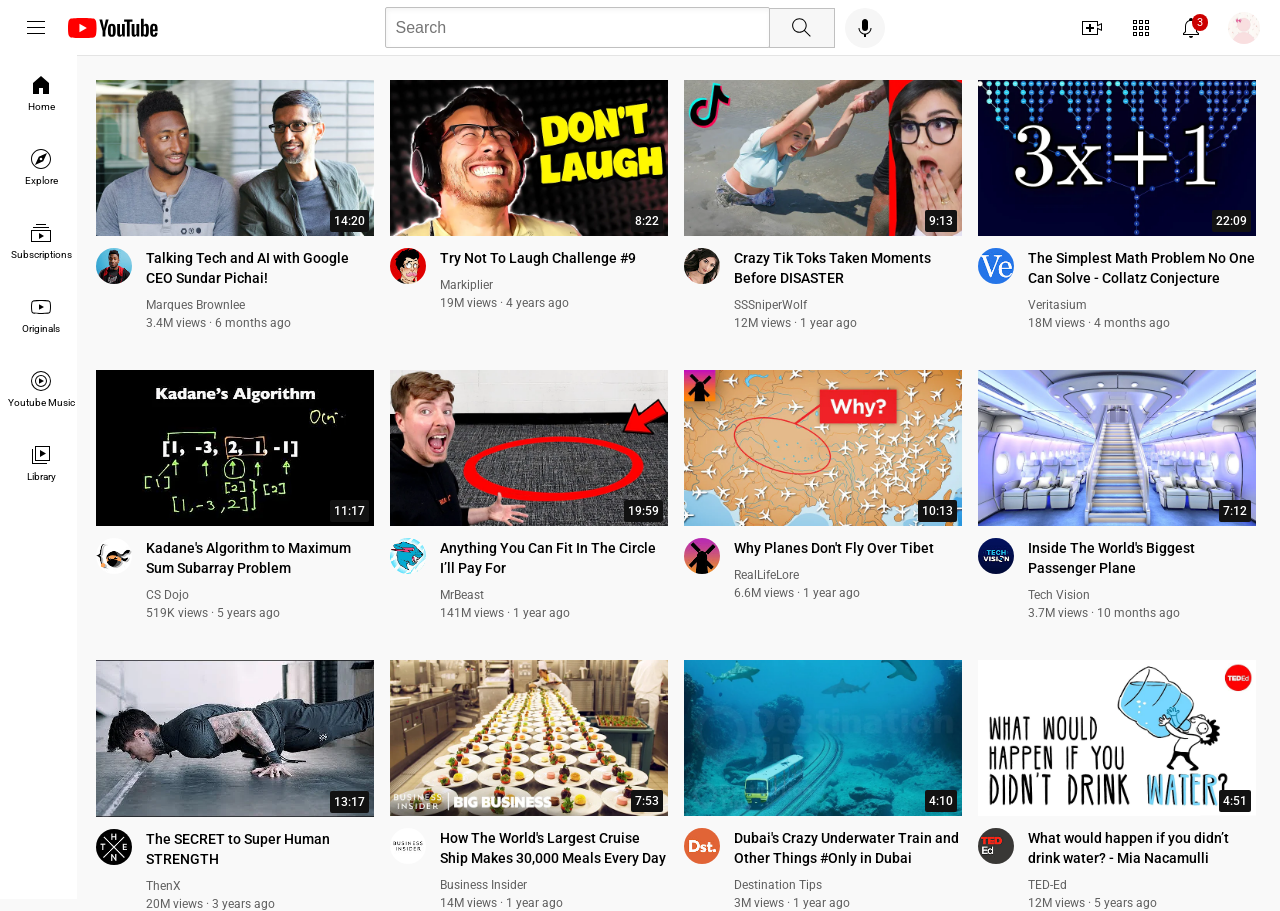
<file: index.html>
<!DOCTYPE html>
<html lang="en">
<head>
    <meta charset="UTF-8">
    <meta name="viewport" content="width=device-width, initial-scale=1.0">
    <title>YOUTUBE.com Clone</title>
    <link rel="stylesheet" href="styles/video.css">
    <link rel="stylesheet" href="styles/header.css">
    <link rel="stylesheet" href="styles/general.css">
    <link rel="stylesheet" href="styles/sidebar.css">
    <link rel="preconnect" href="https://fonts.googleapis.com">
    <link rel="preconnect" href="https://fonts.gstatic.com" crossorigin>
    <link href="https://fonts.googleapis.com/css2?family=Roboto:ital,wght@0,100..900;1,100..900&display=swap" rel="stylesheet">
</head>
<body>
  <header class="header">
    <div class="left-section">
        <img class="hamburger-menu" src="header/hamburger-menu.svg">
        <img class="youtube-logo" src="header/youtube-logo.svg">
    </div>
    <div class="middle-section">
        <input class="search-bar" type="text" placeholder="Search">
        <button class="search-button">
            <img class="search-icon" src="header/search.svg">
            <div class="tooltip">Search</div>
        </button>
        <button class="voice-search-button">
            <img class="voice-search-icon" src="header/voice-search-icon.svg">
            <div class="tooltip">Search with your voice</div>
        </button>
    </div>
    <div class="right-section">
        <div class="upload-icon-container">
            <img class="upload-icon" src="header/upload.svg">
            <div class="tooltip">Create</div>
        </div>
        <div class="youtube-apps-container">
            <img class="youtube-apps-icon" src="header/youtube-apps.svg" >
            <div class="tooltip">Youtube Apps</div>
        </div>
        <div class="notifications-icon-container">
            <img class="notifications-icon" src="header/notifications.svg"> 
            <div class="tooltip">Notifications</div>
            <div class="notifications-count">3</div>
        </div>
        <img class="pfp" src="header/pfp.jpg">
    </div>
    
</header>
    
<nav class="sidebar">
    <div class="sidebar-link">
        <img  src="sidebar/home.svg">
        <div>Home</div>
    </div>
    <div class="sidebar-link">
        <img src="sidebar/explore.svg">
        <div>Explore</div>
    </div>
    <div class="sidebar-link">
         <img src="sidebar/subscriptions.svg">
         <div>Subscriptions</div>
    </div>
    <div class="sidebar-link">
        <img src="sidebar/originals.svg">
        <div>Originals</div>
    </div> 
    <div class="sidebar-link">
        <img src="sidebar/youtube-music.svg">
        <div>Youtube Music</div>
    </div>
    <div class="sidebar-link">
        <img src="sidebar/library.svg">
        <div>Library</div>
    </div>   
</nav>

<main>
<section class="video-grid">  
<div class="video-preview">
    <div class="thumbnail-row">
        <a href="https://www.youtube.com/watch?v=n2RNcPRtAiY">
        <img class="thumbnail" src="thumbnails/thumbnail-1.webp">
        </a>
        <div class="video-time">14:20</div>
    </div>
    <div class="video-info-grid">
        <div class="channel-picture">
            <a href="https://www.youtube.com/c/mkbhd">
            <img class="profile-picture" src="profile_pictures/channel-1.jpeg">
            </a>
        </div>
        <div class="video-info">
            <p class="video-title">
                Talking Tech and AI with Google CEO Sundar Pichai!
            </p>
            <p class="video-author">
                Marques Brownlee   
            </p>
            <p class="video-stats">
                3.4M views &middot; 6 months ago
            </p>
        </div>
    </div> 
</div>

<div class="video-preview">
    <div class="thumbnail-row">
        <a href="https://www.youtube.com/watch?v=mP0RAo9SKZk">
        <img class="thumbnail" src="thumbnails/thumbnail-2.webp">
        </a>
        <div class="video-time">8:22</div>
    </div>
    <div  class="video-info-grid">
        <div class="channel-picture">
            <a href="https://www.youtube.com/c/markiplier">
            <img class="profile-picture" src="profile_pictures/channel-2.jpeg">
            </a>
        </div>
        <div class="video-info">
            <p class="video-title">
                Try Not To Laugh Challenge #9
            </p>
            <p class="video-author">
                Markiplier   
            </p>
            <p class="video-stats">
                19M views &middot; 4 years ago
            </p>
        </div>
    </div> 
</div>

<div class="video-preview">
    <div class="thumbnail-row">
        <a href="https://www.youtube.com/watch?v=FgjPQQeTh1w">
        <img class="thumbnail" src="thumbnails/thumbnail-3.webp">
        </a>
        <div class="video-time">9:13</div>
    </div>
    <div  class="video-info-grid">
        <div class="channel-picture">
            <a href="https://www.youtube.com/user/SSSniperWolf">
            <img class="profile-picture" src="profile_pictures/channel-3.jpeg">
            </a>
        </div>
        <div class="video-info">
            <p class="video-title">
                Crazy Tik Toks Taken Moments Before DISASTER
            </p>
            <p class="video-author">
                SSSniperWolf  
            </p>
            <p class="video-stats">
                12M views &middot; 1 year ago
            </p>
        </div>
    </div> 
</div>

<div class="video-preview">
    <div class="thumbnail-row">
        <a href="https://www.youtube.com/watch?v=094y1Z2wpJg">
        <img class="thumbnail" src="thumbnails/thumbnail-4.webp">
        </a>
        <div class="video-time">22:09</div>
    </div>
    <div  class="video-info-grid">
        <div class="channel-picture">
            <a href="https://www.youtube.com/c/veritasium">
            <img class="profile-picture" src="profile_pictures/channel-4.jpeg">
            </a>
        </div>
        <div class="video-info">
            <p class="video-title">
                The Simplest Math Problem No One Can Solve - Collatz Conjecture
            </p>
            <p class="video-author">
                Veritasium  
            </p>
            <p class="video-stats">
                18M views &middot; 4 months ago
            </p>
        </div>
    </div> 
</div>

<div class="video-preview">
    <div class="thumbnail-row">
        <a href="https://www.youtube.com/watch?v=86CQq3pKSUw">
        <img class="thumbnail" src="thumbnails/thumbnail-5.webp">
        </a>
        <div class="video-time">11:17</div>
    </div>
    <div  class="video-info-grid">
        <div class="channel-picture">
            <a href="https://www.youtube.com/c/CSDojo">
            <img class="profile-picture" src="profile_pictures/channel-5.jpeg">
            </a>
        </div>
        <div class="video-info">
            <p class="video-title">
                Kadane's Algorithm to Maximum Sum Subarray Problem
            </p>
            <p class="video-author">
                CS Dojo   
            </p>
            <p class="video-stats">
                519K views &middot; 5 years ago
            </p>
        </div>
    </div> 
</div>

<div class="video-preview">
    <div class="thumbnail-row">
        <a href="https://www.youtube.com/watch?v=yXWw0_UfSFg">
        <img class="thumbnail" src="thumbnails/thumbnail-6.webp">
        </a>
        <div class="video-time">19:59</div>
    </div>
    <div  class="video-info-grid">
        <div class="channel-picture">
            <a href="https://www.youtube.com/channel/UCX6OQ3DkcsbYNE6H8uQQuVA">
            <img class="profile-picture" src="profile_pictures/channel-6.jpeg">
            </a>
        </div>
        <div class="video-info">
            <p class="video-title">
                Anything You Can Fit In The Circle I’ll Pay For
            </p>
            <p class="video-author">
                MrBeast
            </p>
            <p class="video-stats">
                141M views &middot; 1 year ago
            </p>
        </div>
    </div> 
</div>

<div class="video-preview">
    <div class="thumbnail-row">
        <a href="https://www.youtube.com/watch?v=fNVa1qMbF9Y">
        <img class="thumbnail" src="thumbnails/thumbnail-7.webp">
        </a>
        <div class="video-time">10:13</div>
    </div>
    <div  class="video-info-grid">
        <div class="channel-picture">
            <a href="https://www.youtube.com/channel/UCP5tjEmvPItGyLhmjdwP7Ww">
            <img class="profile-picture" src="profile_pictures/channel-7.jpeg">
            </a>
        </div>
        <div class="video-info">
            <p class="video-title">
                Why Planes Don't Fly Over Tibet
            </p>
            <p class="video-author">
                RealLifeLore   
            </p>
            <p class="video-stats">
                6.6M views &middot; 1 year ago
            </p>
        </div>
    </div> 
</div>

<div class="video-preview">
    <div class="thumbnail-row">
        <a href="https://www.youtube.com/watch?v=lFm4EM1juls">
        <img class="thumbnail" src="thumbnails/thumbnail-8.webp">
        </a>
        <div class="video-time">7:12</div>
    </div>
    <div  class="video-info-grid">
        <div class="channel-picture">
            <a href="https://www.youtube.com/channel/UCHAK6CyegY22Zj2GWrcaIxg">
            <img class="profile-picture" src="profile_pictures/channel-8.jpeg">
            </a>
        </div>
        <div class="video-info">
            <p class="video-title">
                Inside The World's Biggest Passenger Plane
            </p>
            <p class="video-author">
                Tech Vision  
            </p>
            <p class="video-stats">
                3.7M views &middot; 10 months ago
            </p>
        </div>
    </div> 
</div>

<div class="video-preview">
    <div class="thumbnail-row">
        <a href="https://www.youtube.com/watch?v=ixmxOlcrlUc">
        <img class="thumbnail" src="thumbnails/thumbnail-9.webp">
        </a>
        <div class="video-time">13:17</div>
    </div>
    <div  class="video-info-grid">
        <div class="channel-picture">
            <a href="https://www.youtube.com/c/OFFICIALTHENXSTUDIOS">
            <img class="profile-picture" src="profile_pictures/channel-9.jpeg">
            </a>
        </div>
        <div class="video-info">
            <p class="video-title">
                The SECRET to Super Human STRENGTH
            </p>
            <p class="video-author">
                ThenX  
            </p>
            <p class="video-stats">
                20M views &middot; 3 years ago
            </p>
        </div>
    </div> 
</div>

<div class="video-preview">
    <div class="thumbnail-row">
        <a href="https://www.youtube.com/watch?v=R2vXbFp5C9o">
        <img class="thumbnail" src="thumbnails/thumbnail-10.webp">
        </a>
        <div class="video-time">7:53</div>
    </div>
    <div  class="video-info-grid">
        <div class="channel-picture">
            <a href="https://www.youtube.com/user/businessinsider">
            <img class="profile-picture" src="profile_pictures/channel-10.jpeg">
            </a>
        </div>
        <div class="video-info">
            <p class="video-title">
                How The World's Largest Cruise Ship Makes 30,000 Meals Every Day
            </p>
            <p class="video-author">
                Business Insider 
            </p>
            <p class="video-stats">
                14M views &middot; 1 year ago
            </p>
        </div>
    </div> 
</div>

<div class="video-preview">
    <div class="thumbnail-row">
        <a href="https://www.youtube.com/watch?v=0nZuYyXET3s">
        <img class="thumbnail" src="thumbnails/thumbnail-11.webp">
        </a>
        <div class="video-time">4:10</div>
    </div>
    <div  class="video-info-grid">
        <div class="channel-picture">
            <a href="https://www.youtube.com/c/Destinationtips">
            <img class="profile-picture" src="profile_pictures/channel-11.jpeg">
            </a>
        </div>
        <div class="video-info">
            <p class="video-title">
                Dubai's Crazy Underwater Train and Other Things #Only in Dubai
            </p>
            <p class="video-author">
                Destination Tips
            </p>
            <p class="video-stats">
                3M views &middot; 1 year ago
            </p>
        </div>
    </div> 
</div>

<div class="video-preview">
    <div class="thumbnail-row">
        <a href="https://www.youtube.com/watch?v=9iMGFqMmUFs">
        <img class="thumbnail" src="thumbnails/thumbnail-12.webp">
        </a>
        <div class="video-time">4:51</div>
    </div>
    <div  class="video-info-grid">
        <div class="channel-picture">
            <a href="https://www.youtube.com/teded">
            <img class="profile-picture" src="profile_pictures/channel-12.jpeg">
            </a>
        </div>
        <div class="video-info">
            <p class="video-title">
                What would happen if you didn’t drink water? - Mia Nacamulli
            </p>
            <p class="video-author">
                TED-Ed   
            </p>
            <p class="video-stats">
                12M views &middot; 5 years ago
            </p>
        </div>
    </div> 
</div>

</section>
</main>

</body>
</html>
</file>
<file: styles/video.css>
.video-grid {
  display: grid;
  grid-template-columns: 1fr 1fr 1fr;
  column-gap: 16px;
  row-gap: 40px;
}

@media (max-width: 750px) {
  .video-grid {
    grid-template-columns: 1fr 1fr;
  }
}
@media (min-width: 751px) and (max-width: 999px) {
  .video-grid {
    grid-template-columns: 1fr 1fr 1fr;
  }
}
@media (min-width: 1000px) {
  .video-grid {
    grid-template-columns: 1fr 1fr 1fr 1fr;
  }
}

.thumbnail {
  width: 100%;
}
.video-title {
  margin-top: 0;
  font-size: 14px;
  font-weight: 500;
  line-height: 20px;
  margin-bottom: 10px;
}
.video-author,
.video-stats {
  font-size: 12px;
  color: rgb(96, 96, 96);
}
.video-author {
  margin-bottom: 4px;
}

.video-info-grid {
  display: grid;
  grid-template-columns: 50px 1fr;
}

.profile-picture {
  width: 36px;
  border-radius: 50px;
}
.thumbnail-row {
  margin-bottom: 8px;
  position: relative;
}
.video-time {
  background-color: rgb(18, 18, 18);
  color: white;
  position: absolute;
  bottom: 8px;
  right: 5px;
  font-size: 12px;
  font-weight: 500;
  padding: 4px;
  border-radius: 2px;
}
</file>
<file: styles/header.css>
.header {
  height: 55px;
  display: flex;
  flex-direction: row;
  justify-content: space-between;
  position: fixed;
  top: 0;
  left: 0;
  right: 0;
  background-color: #ffffff;
  border-bottom: 1px solid rgb(228, 228, 228);
  z-index:100 ;
}
.left-section {
  display: flex;
  align-items: center;
}
.hamburger-menu {
  height: 24px;
  margin-right: 20px;
  margin-left: 24px;
  transition: cursor 0.15s;
}
.youtube-logo {
  height: 20px;
  transition: cursor 0.15s;
}
.middle-section {
  flex: 1;
  margin-right: 35px;
  margin-left: 66px;
  max-width: 500px;
  display: flex;
  align-items: center;
}
.search-bar {
  flex: 1;
  border-radius: 2px;
  padding-left: 10px;
  font-size: 16px;
  display: block;
  height: 36.5px;
  border: 1px solid rgb(192, 192, 192);
  box-shadow: inset 1px 2px 5px rgba(0, 0, 0, 0.05);
  width: 0;
}
.search-bar::placeholder {

  font-size: 16px;
}
.search-button {
  height: 40px;
  width: 66px;
  border: 1px solid rgb(192, 192, 192);
  background-color: #f7f7f7;
  margin-left: -1px;
  margin-right: 10px;
}
.search-button,
.voice-search-button,
.upload-icon-container,
.youtube-apps-container,
.notifications-icon-container{
   position: relative;
   display: flex;
   justify-content: center;
   align-items: center;
}
.search-button .tooltip,
.voice-search-button .tooltip,
.upload-icon-container .tooltip,
.youtube-apps-container .tooltip,
.notifications-icon-container .tooltip{
  position: absolute;
  background-color: gray;
  color: white;
  padding-top: 4px;
  padding-bottom: 4px;
  padding-left: 8px;
  padding-right: 8px;
  border-radius: 2px;
  font-size: 12px;
  bottom: -20px;
  opacity:0; 
  transition: opacity 0.15s;
  pointer-events: none;
  white-space: nowrap;

}
.search-button:hover .tooltip,
.voice-search-button:hover .tooltip,
.upload-icon-container:hover .tooltip,
.youtube-apps-container:hover .tooltip,
.notifications-icon-container:hover .tooltip{
  opacity: 1;
}
.search-icon {
  height: 25px;
  transition: cursor 0.15s;
}
.voice-search-button {
  height: 40px;
  width: 40px;
  border-radius: 20px;
  border: none;
  background-color: rgb(246, 246, 246);
}
.voice-search-icon {
  height: 24px;
  transition: cursor 0.15s;
}
.right-section {
  margin-right: 20px;
  width: 180px;
  display: flex;
  align-items: center;
  justify-content: space-between;
  flex-shrink: 0;
}
.upload-icon {
  height: 24px;
  transition: cursor 0.15s;
}
.youtube-apps-icon {
  height: 24px;
  transition: cursor 0.15s;
}
.notifications-icon-container{
    position: relative;
}
.notifications-icon {
  height: 24px;
  transition: cursor 0.15s;
}
.notifications-count{
    position: absolute;
    top: -2px;
    right: -5px;
    background-color: rgb(204, 0, 0);
    color: white;
    border-radius:10px ;
    font-size: 11px;
    padding: 2px 5px 2px 5px;
}
.pfp {
  height: 32px;
  border-radius: 16px;
  transition: cursor 0.15s;
}
.hamburger-menu,
.youtube-logo,
.search-icon,
.voice-search-icon,
.upload-icon,
.youtube-apps-icon,
.notifications-icon,
.pfp:hover {
  cursor: pointer;
}
</file>
<file: styles/general.css>
body {
  margin: 0;
  padding-top: 80px;
  background-color: rgb(249, 249, 249);
  padding-left: 96px;
  padding-right: 24px;
  font-family: Roboto, Arial;
}
p {
  margin-top: 0;
  margin-bottom: 0;
}
</file>
<file: styles/sidebar.css>
.sidebar {
  position: fixed;
  background-color: white;
  margin-bottom: 1px;
  left: 0;
  bottom: 0;
  top: 55px;
  width: 72px;
  z-index: 200;
  padding-left: 5px;
}
.sidebar-link {
  height: 74px;
  display: flex;
  justify-content: center;
  align-items: center;
  flex-direction: column;
  cursor: pointer;
}
.sidebar-link:hover {
  background-color: rgb(235, 232, 232);
}
.sidebar-link img {
  height: 24px;
  margin-bottom: 4px;
}
.sidebar-link div {
  font-size: 10px;
}
</file>
